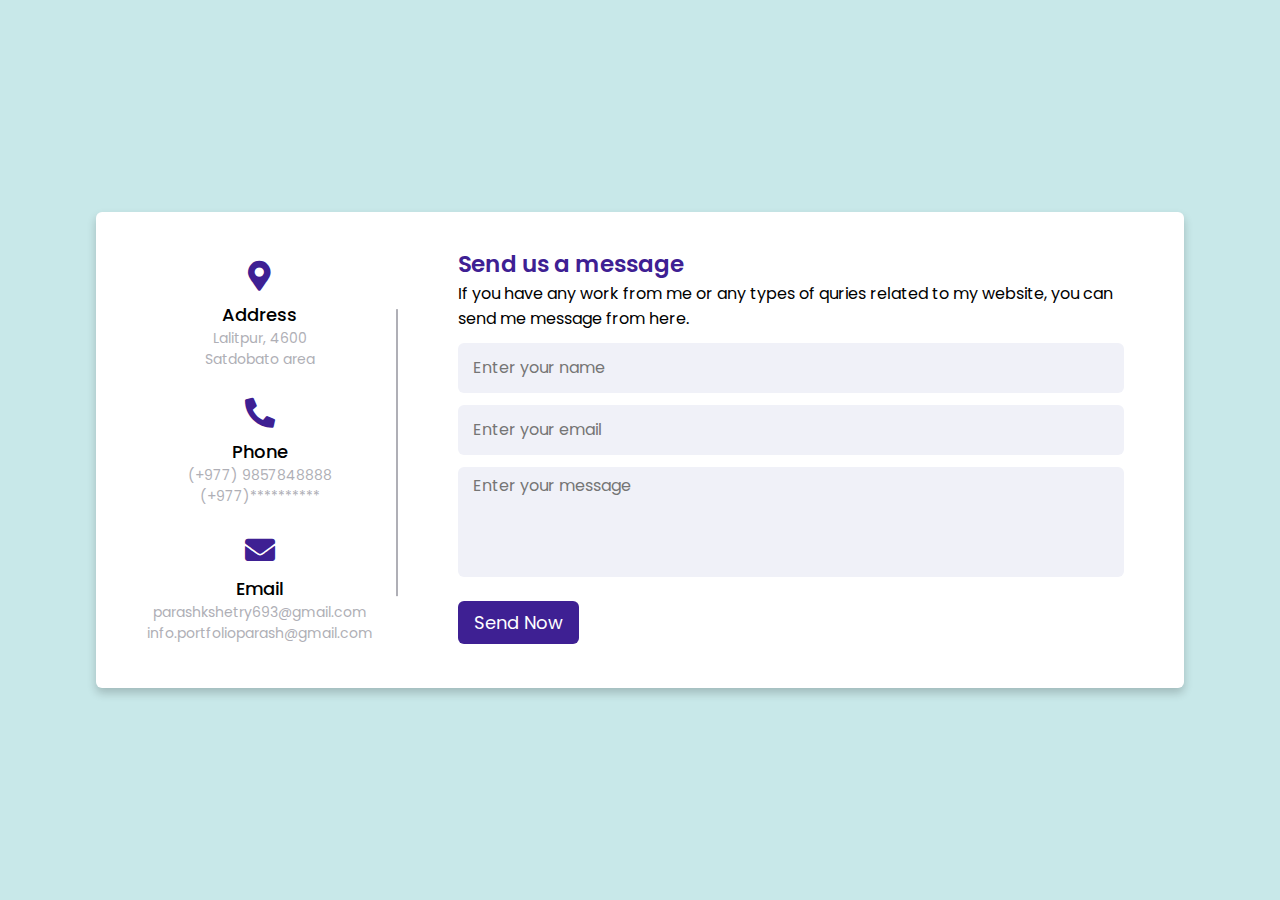
<file: contactme.html>
<!DOCTYPE html>
<html lang="en">
    <head>
        <meta charset="UTF-8">
        <title> Responsive Contact Us Form  | CodingLab </title>
        <link rel="stylesheet" href="style2.css">
        <!-- Fontawesome CDN Link -->
        <link rel="stylesheet" href="https://cdnjs.cloudflare.com/ajax/libs/font-awesome/5.15.2/css/all.min.css"/>
         <meta name="viewport" content="width=device-width, initial-scale=1.0">
       </head>
    <body>
      <div class="container">
        <div class="content">
          <div class="left-side">
            <div class="address details">
              <i class="fas fa-map-marker-alt"></i>
              <div class="topic">Address</div>
              <div class="text-one">Lalitpur, 4600</div>
              <div class="text-two">Satdobato area</div>
            </div>
            <div class="phone details">
              <i class="fas fa-phone-alt"></i>
              <div class="topic">Phone</div>
              <div class="text-one">(+977) 9857848888</div>
              <div class="text-two">(+977)**********</div>
            </div>
            <div class="email details">
              <i class="fas fa-envelope"></i>
              <div class="topic">Email</div>
              <div class="text-one">parashkshetry693@gmail.com</div>
              <div class="text-two">info.portfolioparash@gmail.com</div>
            </div>
          </div>
          <div class="right-side">
            <div class="topic-text">Send us a message</div>
            <p>If you have any work from me or any types of quries related to my website, you can send me message from here. </p>
          <form action="#">
            <div class="input-box">
              <input type="text" placeholder="Enter your name">
            </div>
            <div class="input-box">
              <input type="text" placeholder="Enter your email">
            </div>
            <div class="input-box message-box">
              <textarea placeholder="Enter your message"></textarea>
            </div>
            <div class="button">
              <input type="button" value="Send Now" >
            </div>
          </form>
        </div>
        </div>
      </div>

    
</body>
</html>
</file>
<file: style2.css>
/* Google Font CDN Link */
@import url('https://fonts.googleapis.com/css2?family=Poppins:wght@200;300;400;500;600;700&display=swap');
*{
  margin: 0;
  padding: 0;
  box-sizing: border-box;
  font-family: "Poppins" , sans-serif;
}
body{
  min-height: 100vh;
  width: 100%;
  background: #c8e8e9;
  display: flex;
  align-items: center;
  justify-content: center;
}
.container{
  width: 85%;
  background: #fff;
  border-radius: 6px;
  padding: 20px 60px 30px 40px;
  box-shadow: 0 5px 10px rgba(0, 0, 0, 0.2);
}
.container .content{
  display: flex;
  align-items: center;
  justify-content: space-between;
}
.container .content .left-side{
  width: 25%;
  height: 100%;
  display: flex;
  flex-direction: column;
  align-items: center;
  justify-content: center;
  margin-top: 15px;
  position: relative;
}
.content .left-side::before{
  content: '';
  position: absolute;
  height: 70%;
  width: 2px;
  right: -15px;
  top: 50%;
  transform: translateY(-50%);
  background: #afafb6;
}
.content .left-side .details{
  margin: 14px;
  text-align: center;
}
.content .left-side .details i{
  font-size: 30px;
  color: #3e2093;
  margin-bottom: 10px;
}
.content .left-side .details .topic{
  font-size: 18px;
  font-weight: 500;
}
.content .left-side .details .text-one,
.content .left-side .details .text-two{
  font-size: 14px;
  color: #afafb6;
}


.container .content .right-side{
  width: 75%;
  margin-left: 75px;
}
.content .right-side .topic-text{
  font-size: 23px;
  font-weight: 600;
  color: #3e2093;
}
.right-side .input-box{
  height: 50px;
  width: 100%;
  margin: 12px 0;
}
.right-side .input-box input,
.right-side .input-box textarea{
  height: 100%;
  width: 100%;
  border: none;
  outline: none;
  font-size: 16px;
  background: #F0F1F8;
  border-radius: 6px;
  padding: 0 15px;
  resize: none;
}
.right-side .message-box{
  min-height: 110px;
}
.right-side .input-box textarea{
  padding-top: 6px;
}
.right-side .button{
  display: inline-block;
  margin-top: 12px;
}
.right-side .button input[type="button"]{
  color: #fff;
  font-size: 18px;
  outline: none;
  border: none;
  padding: 8px 16px;
  border-radius: 6px;
  background: #3e2093;
  cursor: pointer;
  transition: all 0.3s ease;
}
.button input[type="button"]:hover{
  background: #5029bc;
}

@media (max-width: 950px) {
  .container{
    width: 90%;
    padding: 30px 40px 40px 35px ;
  }
  .container .content .right-side{
   width: 75%;
   margin-left: 55px;
}
}
@media (max-width: 820px) {
  .container{
    margin: 40px 0;
    height: 100%;
  }
  .container .content{
    flex-direction: column-reverse;
  }
 .container .content .left-side{
   width: 100%;
   flex-direction: row;
   margin-top: 40px;
   justify-content: center;
   flex-wrap: wrap;
 }
 .container .content .left-side::before{
   display: none;
 }
 .container .content .right-side{
   width: 100%;
   margin-left: 0;
 }
}


































































































































/* /// */
</file>
